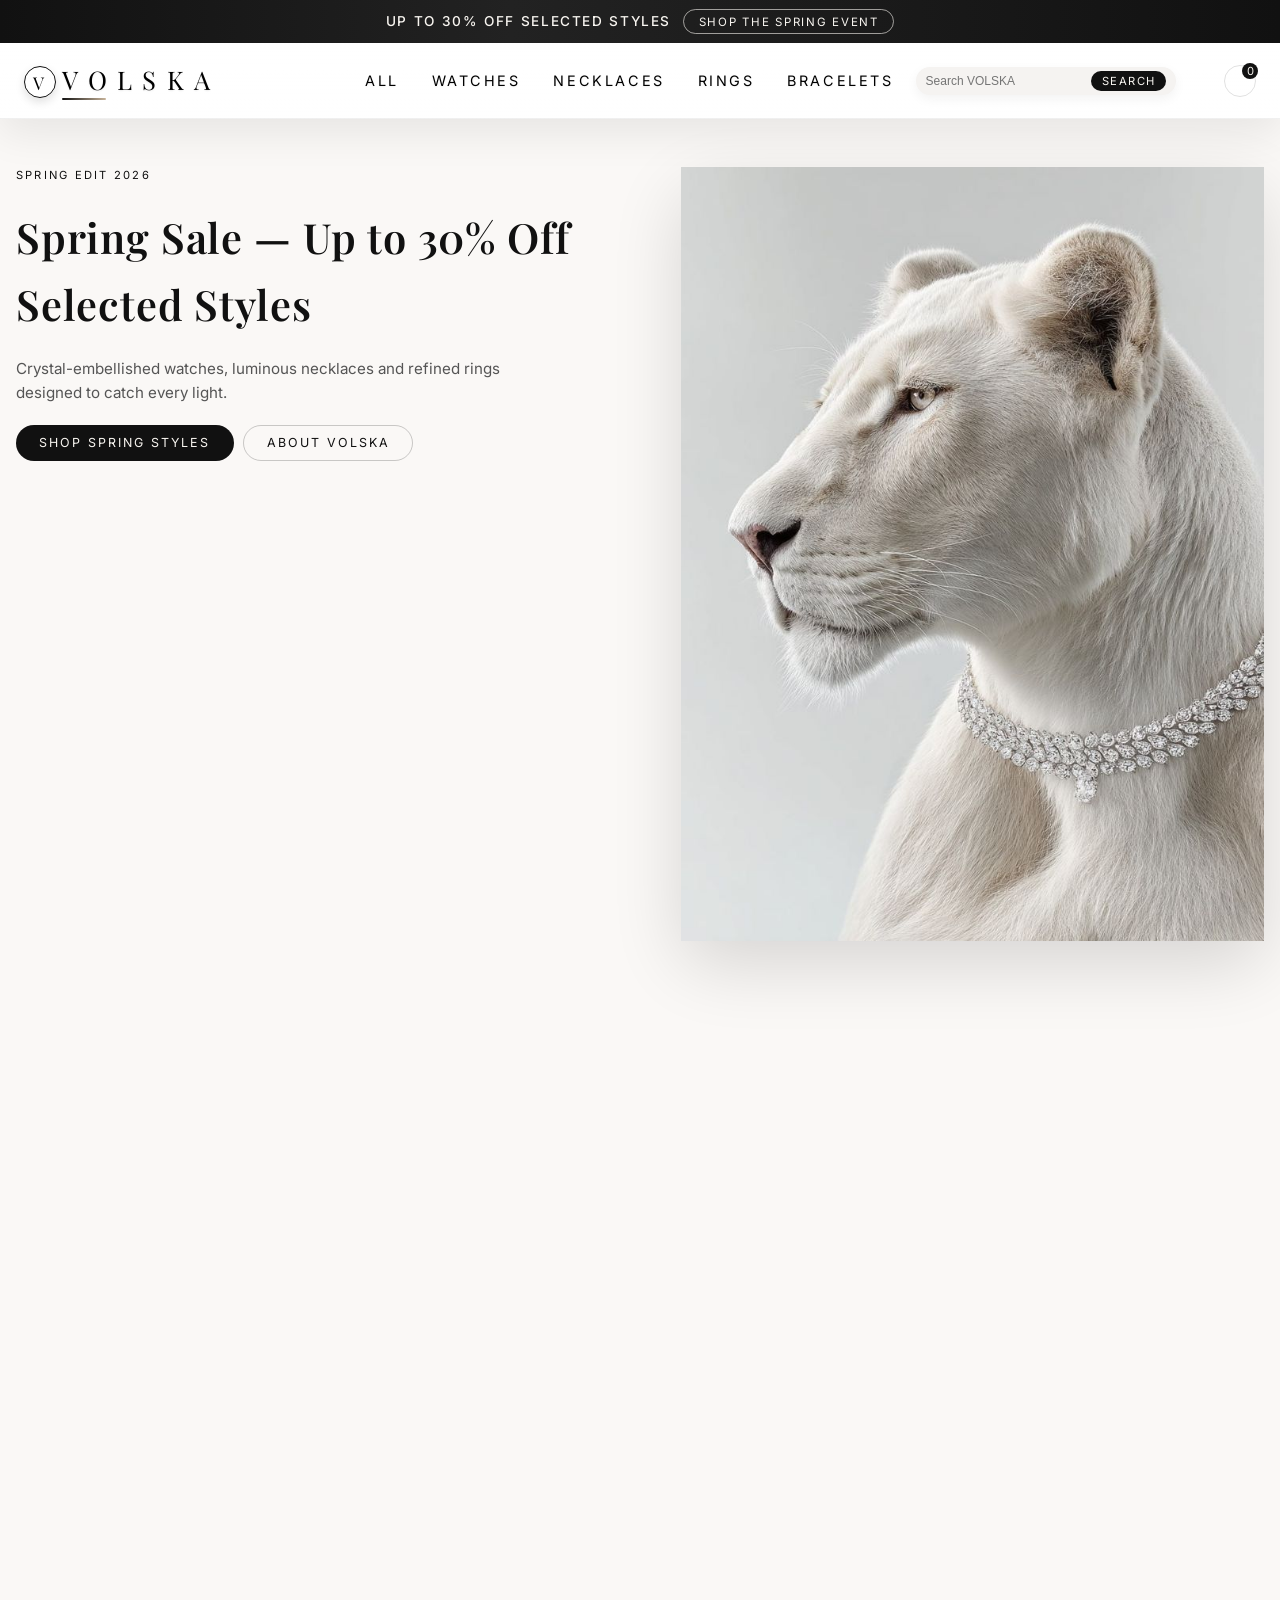
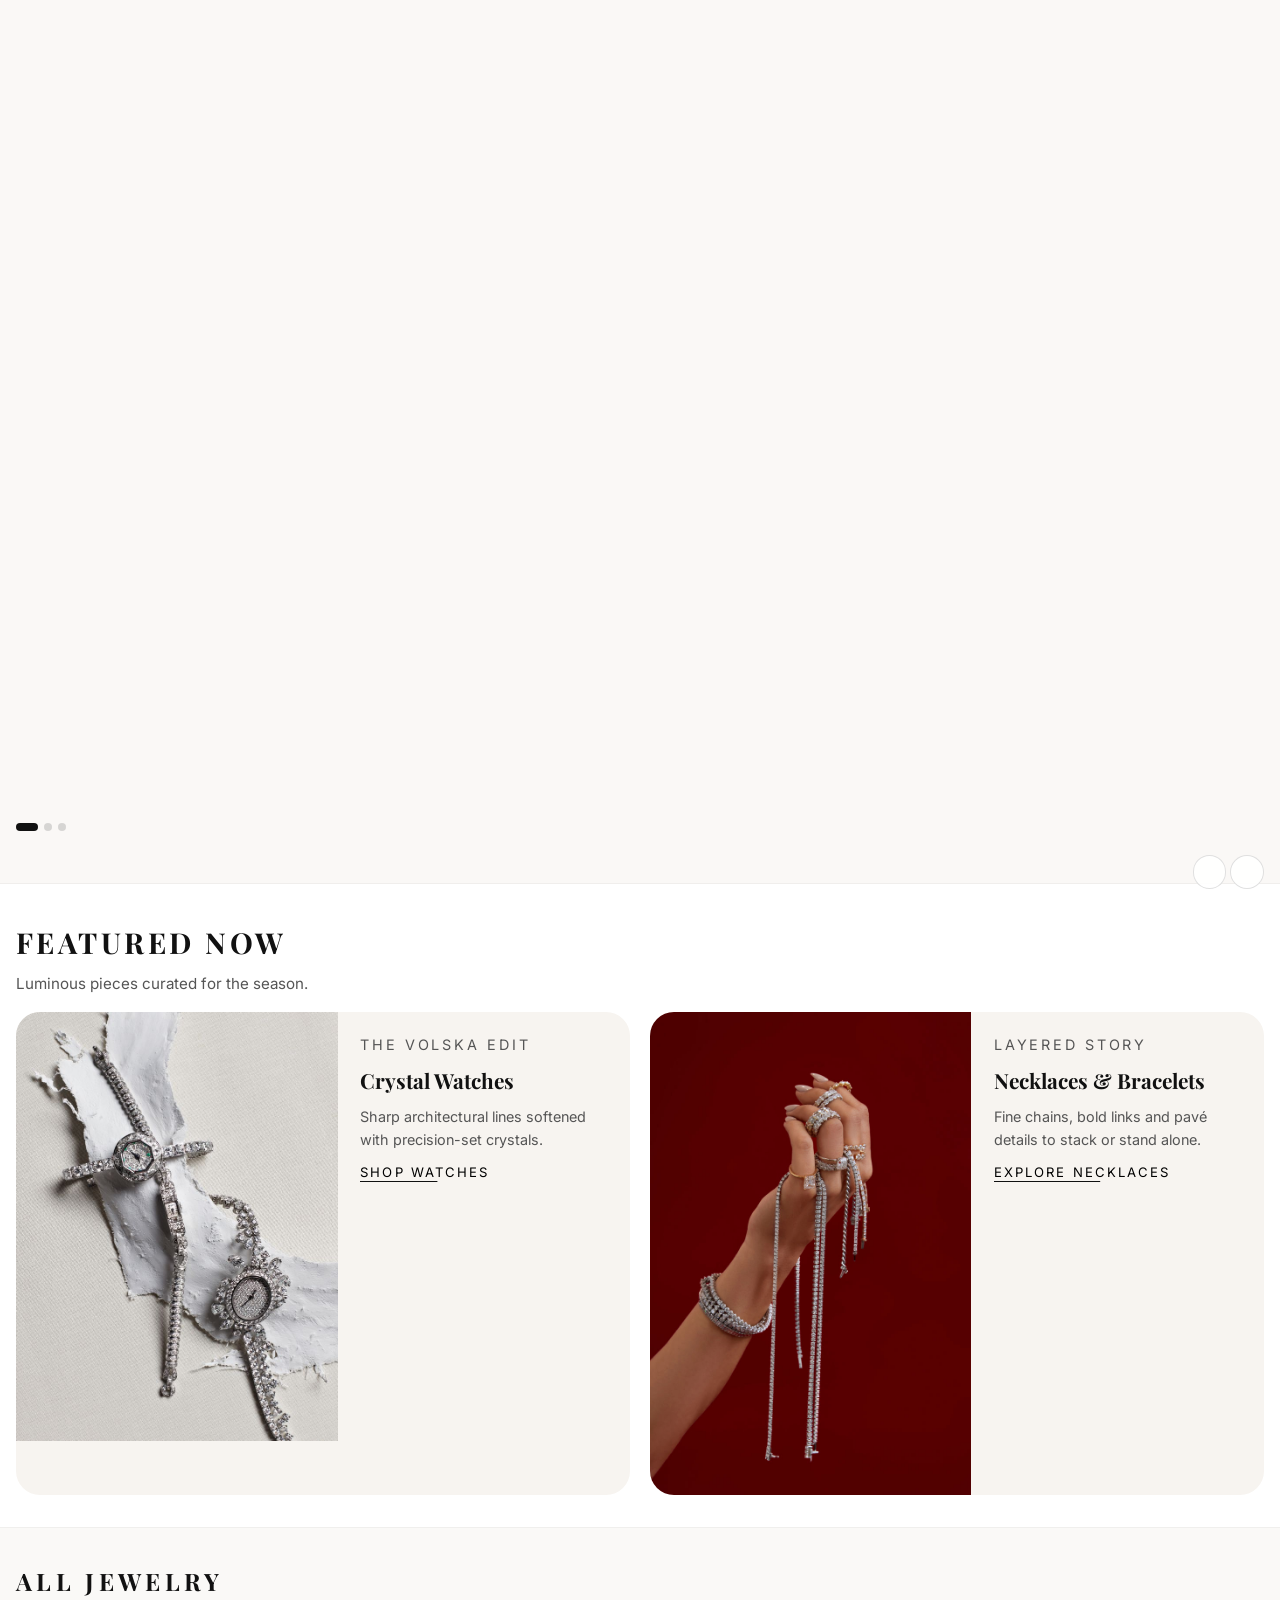
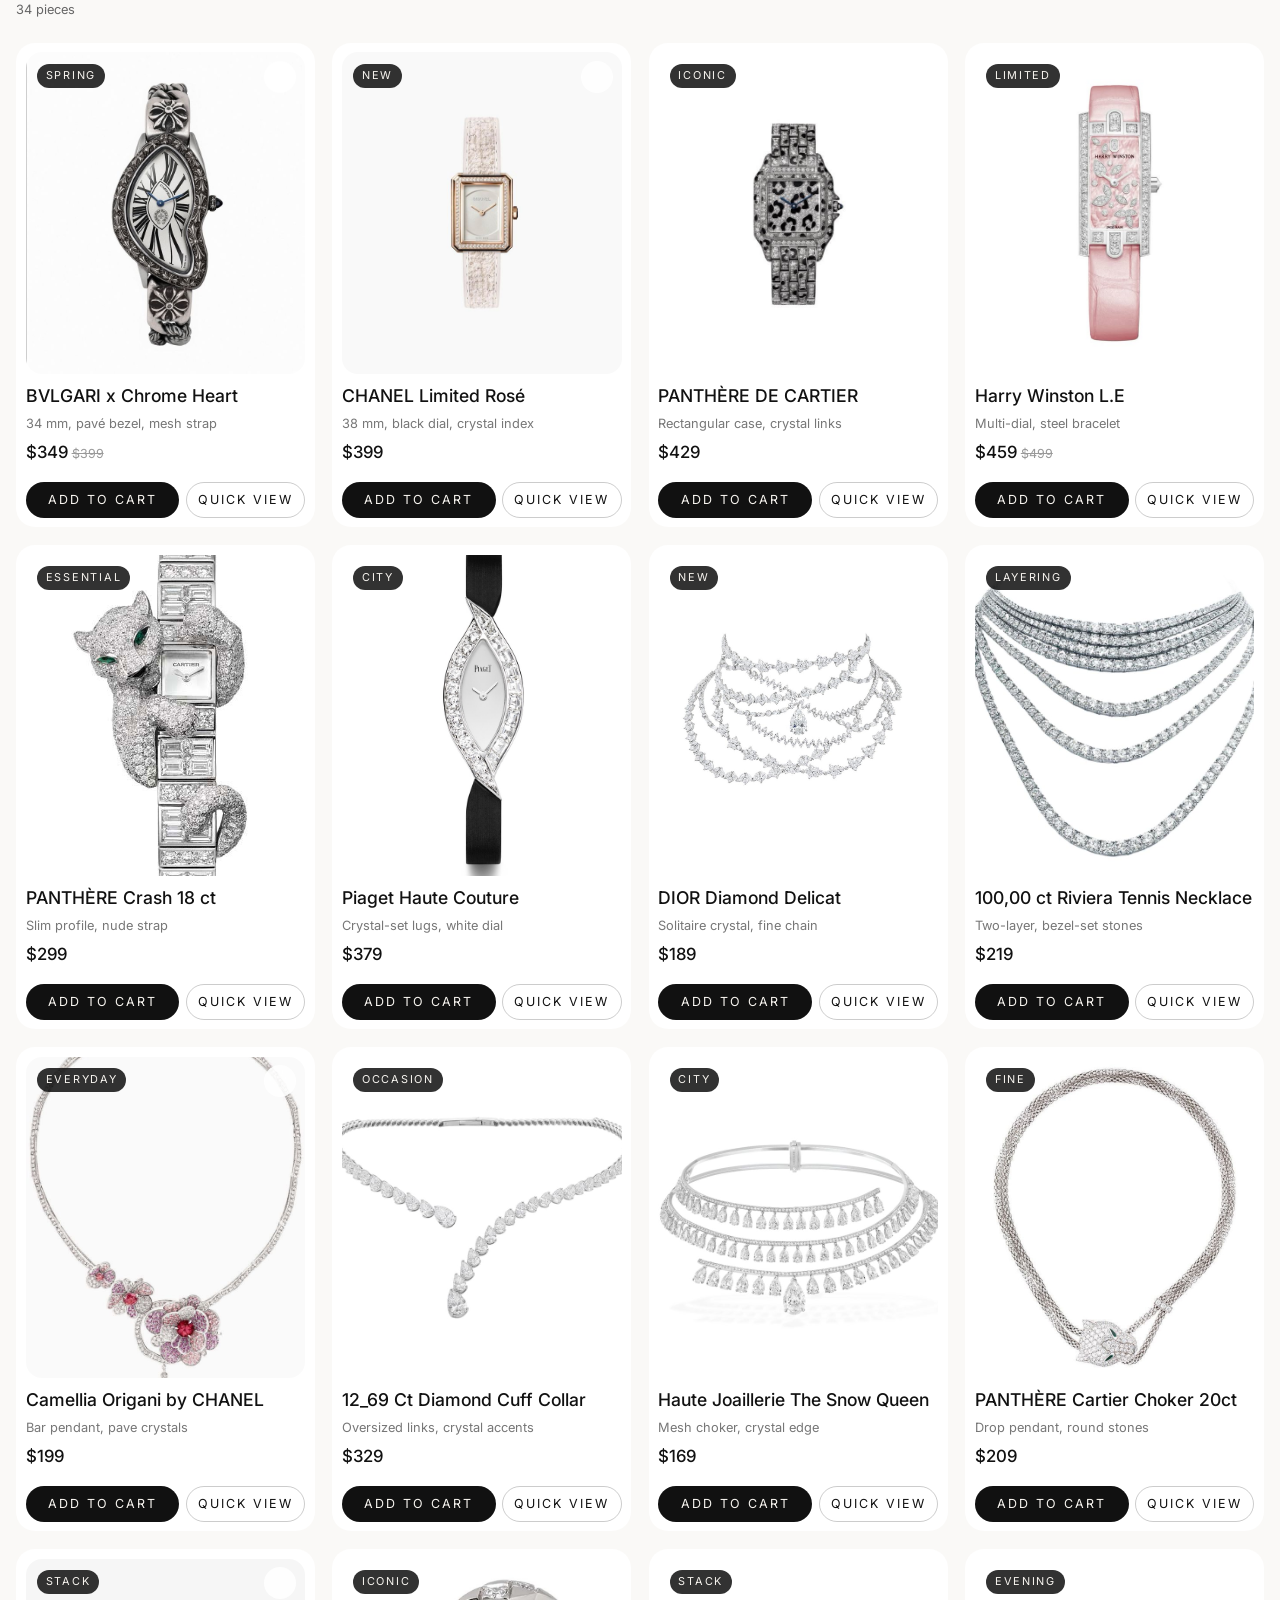
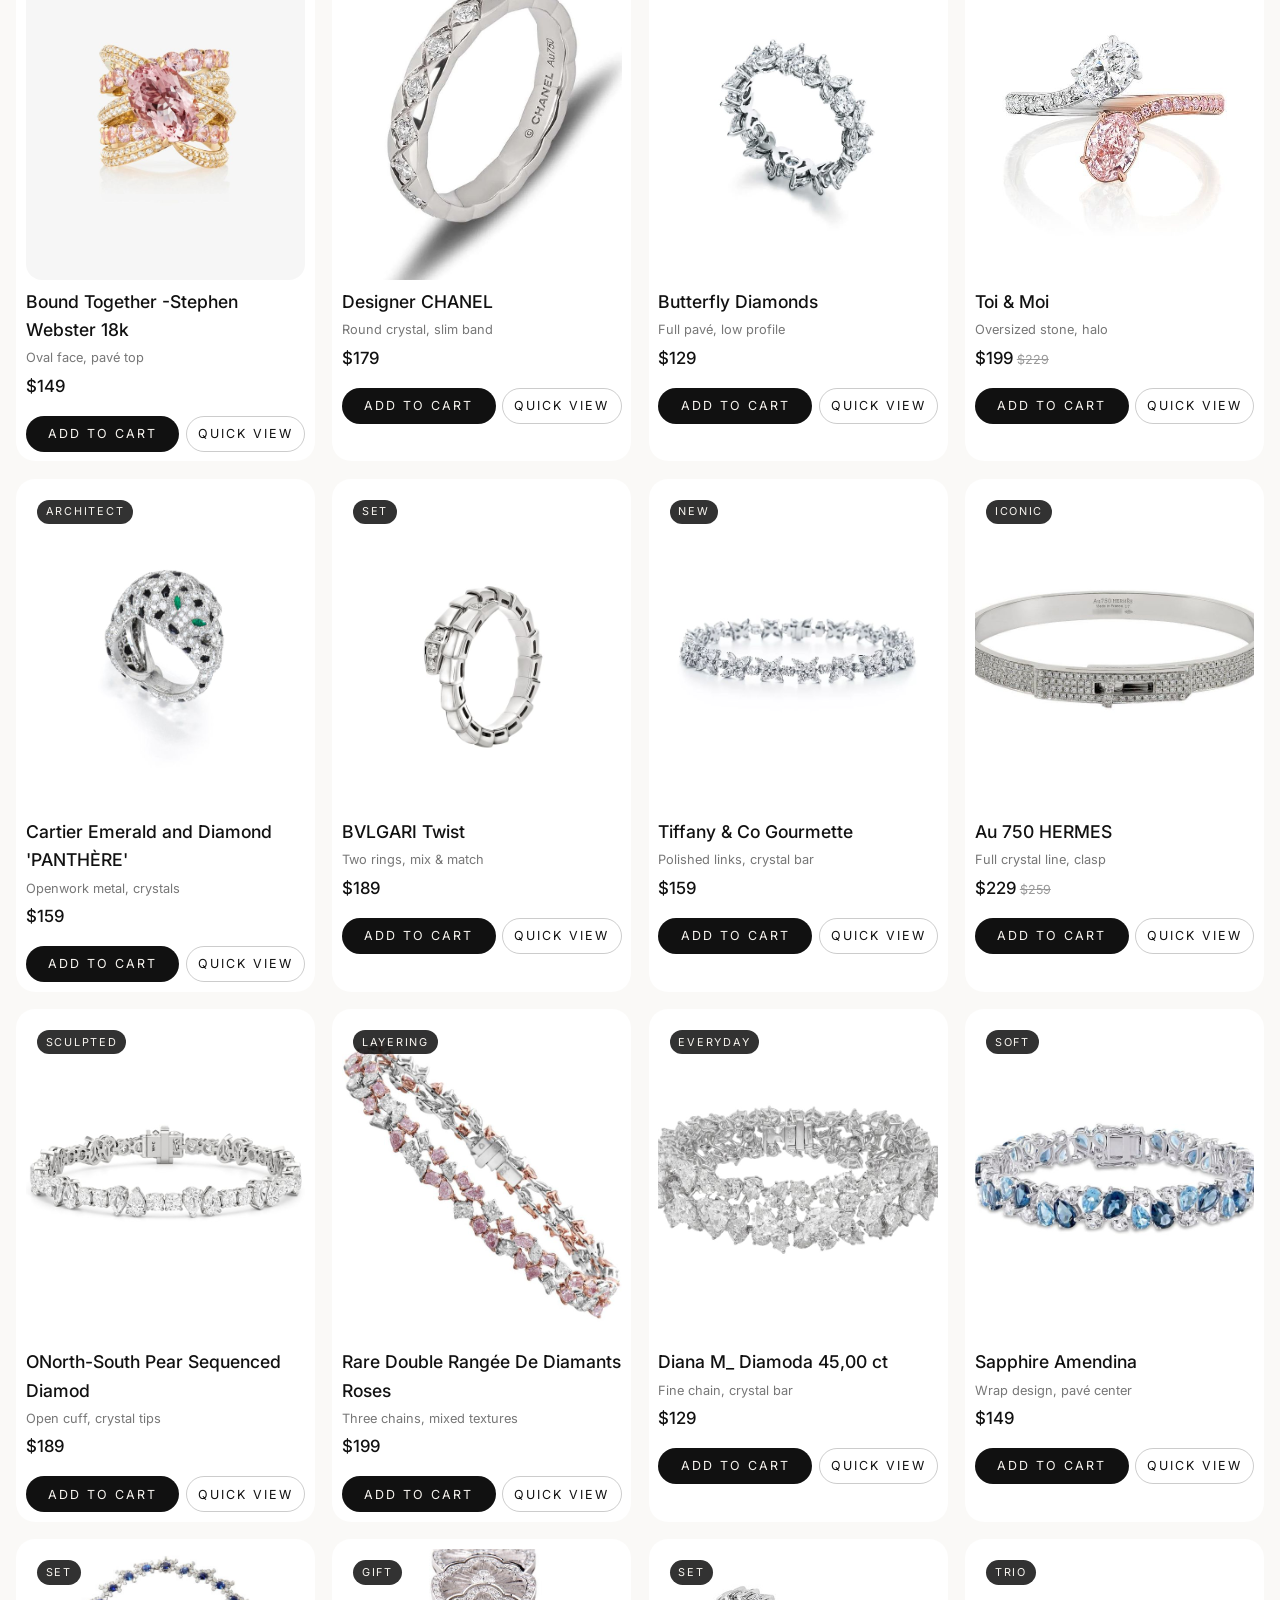
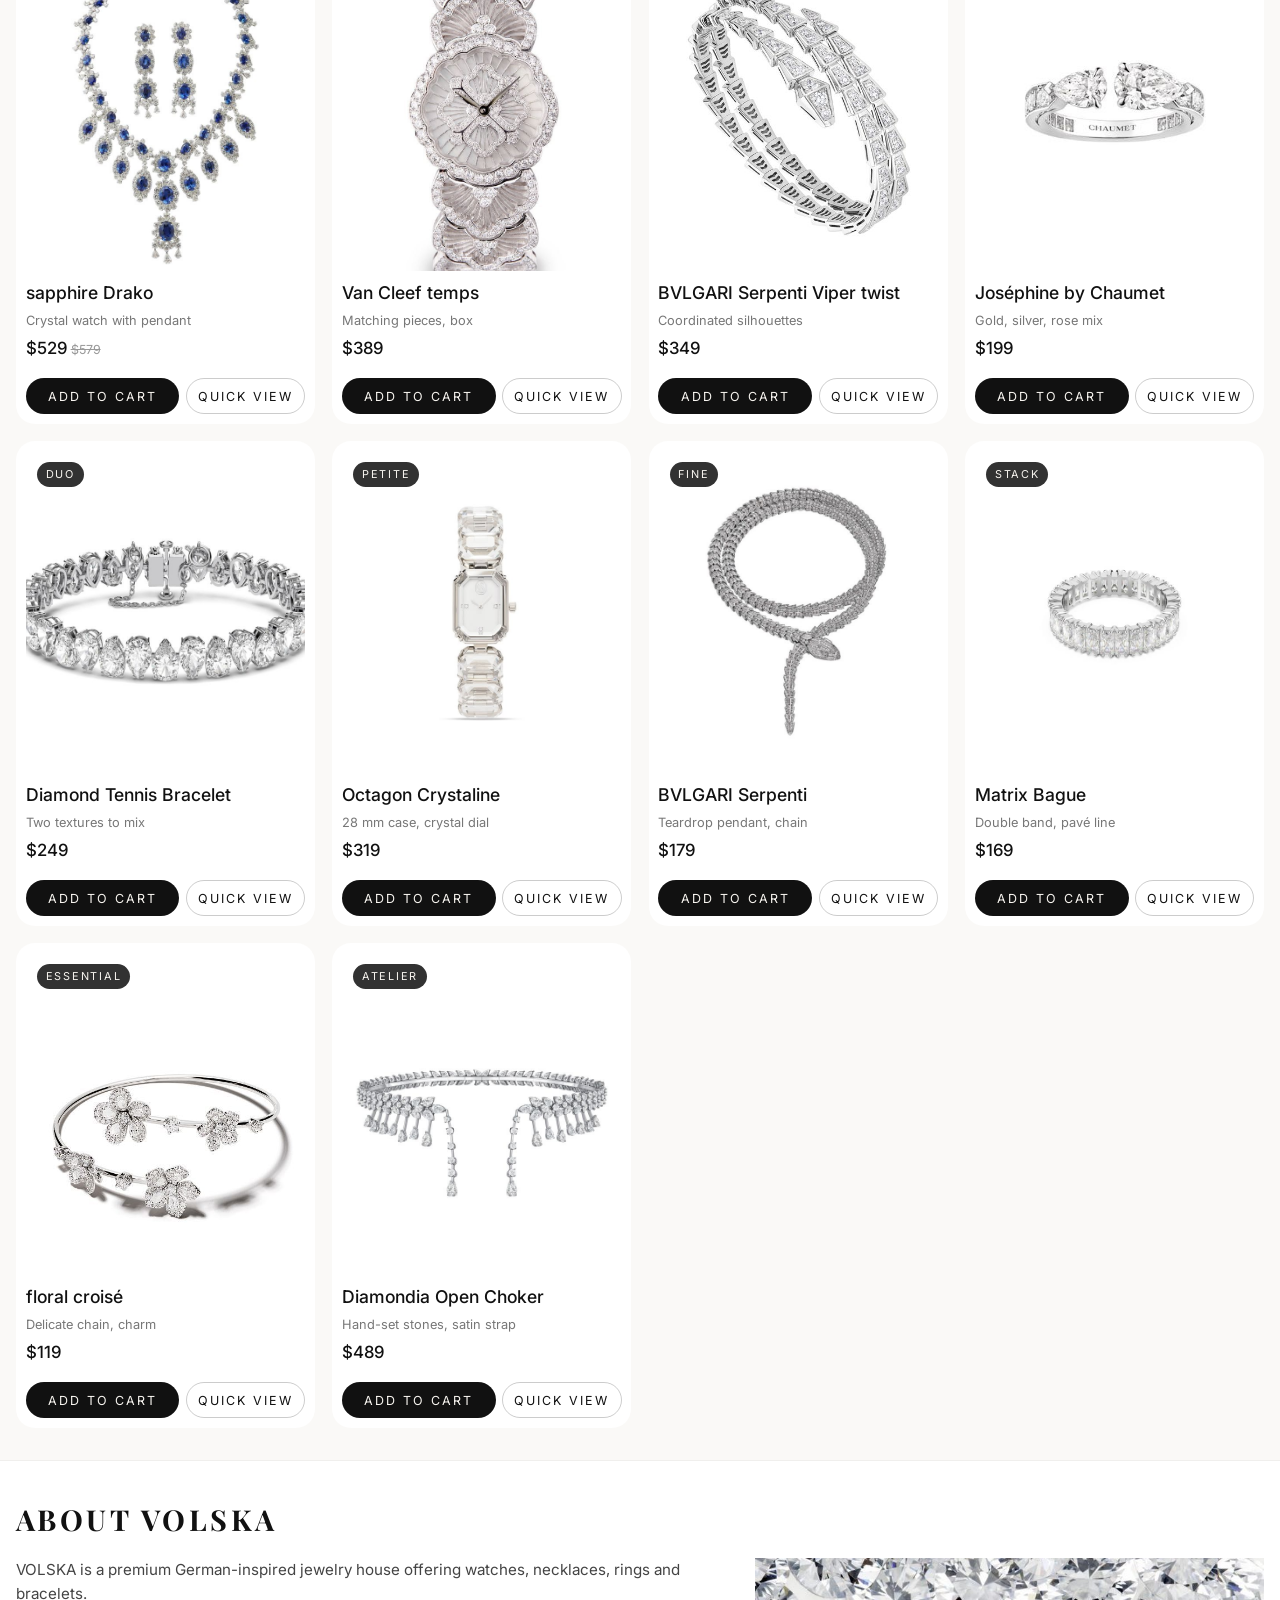
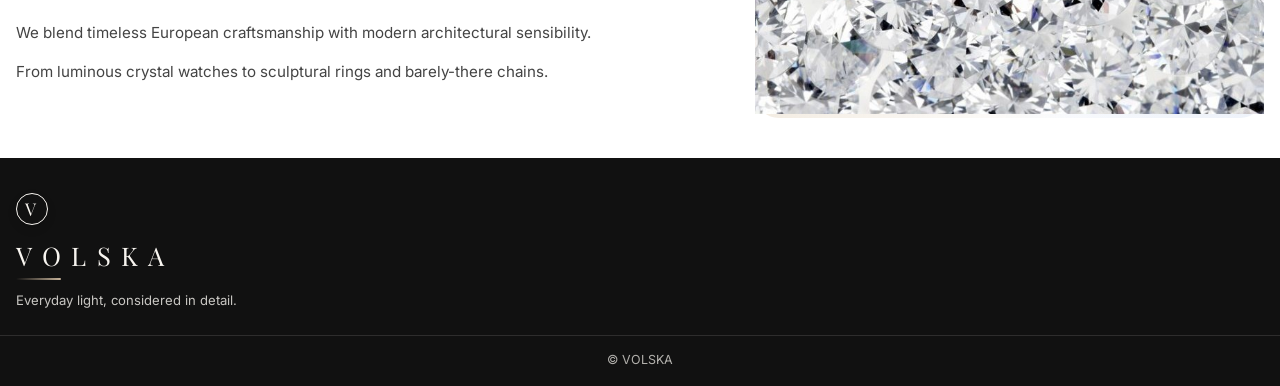
<file: index.html>
<!doctype html>
<html lang="en">
  <head>
    <meta charset="UTF-8" />
    <meta name="viewport" content="width=device-width, initial-scale=1.0" />
    <title>VOLSKA | Premium Jewelry & Watches</title>

    <link rel="stylesheet" href="css/styles.css" />

    <link rel="preconnect" href="https://fonts.googleapis.com" />
    <link rel="preconnect" href="https://fonts.gstatic.com" crossorigin />

    <link
      href="https://fonts.googleapis.com/css2?family=Playfair+Display:wght@500;600&family=Inter:wght@300;400;500;600&display=swap"
      rel="stylesheet"
    />
  </head>

  <body>
    <!-- Promo -->
    <div class="promo-banner">
      <span>Up to 30% OFF Selected Styles</span>
      <button class="promo-cta" data-scroll-to="#catalog">
        Shop the spring event
      </button>
    </div>

    <!-- Header -->
    <header class="site-header">
      <div class="header-inner">
        <button class="mobile-menu-toggle"><span></span><span></span></button>

        <button class="brand" id="brand-home">
          <span class="brand-mark">V</span>
          <span class="brand-word">VOLSKA</span>
        </button>

        <nav class="primary-nav">
          <button class="nav-link" data-filter-category="all">All</button>
          <button class="nav-link" data-filter-category="watches">
            Watches
          </button>
          <button class="nav-link" data-filter-category="necklaces">
            Necklaces
          </button>
          <button class="nav-link" data-filter-category="rings">Rings</button>
          <button class="nav-link" data-filter-category="bracelets">
            Bracelets
          </button>
        </nav>

        <div class="header-actions">
          <div class="search">
            <input
              id="search-input"
              type="search"
              placeholder="Search VOLSKA"
            />
            <button id="search-button">Search</button>
          </div>

          <button class="icon-button" id="wishlist-button">
            <span class="icon-heart"></span>
          </button>

          <button class="icon-button cart-button" id="cart-button">
            <span class="icon-bag"></span>
            <span class="cart-count" id="cart-count">0</span>
          </button>
        </div>
      </div>
    </header>

    <main>
      <!-- HERO -->
      <section class="hero">
        <div class="hero-carousel" id="hero-carousel">
          <!-- SLIDE 1 -->
          <article class="hero-slide is-active">
            <div class="hero-copy">
              <p class="eyebrow">Spring Edit 2026</p>

              <h1>Spring Sale — Up to 30% Off Selected Styles</h1>

              <p class="hero-subtitle">
                Crystal-embellished watches, luminous necklaces and refined
                rings designed to catch every light.
              </p>

              <div class="hero-actions">
                <button class="btn-primary" data-scroll-to="#catalog">
                  Shop Spring Styles
                </button>

                <button class="btn-ghost" data-scroll-to="#about">
                  About VOLSKA
                </button>
              </div>
            </div>

            <div class="hero-visual">
              <img src="images/télécharger (43).jpg" />
            </div>
          </article>

          <!-- SLIDE 2 -->
          <article class="hero-slide">
            <div class="hero-copy">
              <p class="eyebrow">Signature Crystals</p>

              <h1>Signature Light, Defined by VOLSKA</h1>

              <p class="hero-subtitle">
                Timeless silhouettes with a modern German edge, crafted for
                everyday brilliance.
              </p>

              <div class="hero-actions">
                <button class="btn-primary" data-filter-category="necklaces">
                  Shop Necklaces
                </button>

                <button class="btn-ghost" data-filter-category="rings">
                  Explore Rings
                </button>
              </div>
            </div>

            <div class="hero-visual">
              <img src="images/tail.jpg" />
            </div>
          </article>

          <!-- SLIDE 3 -->
          <article class="hero-slide">
            <div class="hero-copy">
              <p class="eyebrow">City Lights</p>

              <h1>VOLSKA Watches for After Dark</h1>

              <p class="hero-subtitle">
                Minimal dials, crystal bezels and interchangeable straps for
                every moment.
              </p>

              <div class="hero-actions">
                <button class="btn-primary" data-filter-category="watches">
                  Shop Watches
                </button>

                <button class="btn-ghost" data-scroll-to="#catalog">
                  View All Jewelry
                </button>
              </div>
            </div>

            <div class="hero-visual">
              <img src="images/télécharger (41).jpg" />
            </div>
          </article>

          <div class="hero-controls">
            <button class="hero-prev"></button>
            <button class="hero-next"></button>
          </div>

          <div class="hero-dots" id="hero-dots"></div>
        </div>
      </section>

      <!-- FEATURED -->
      <section class="featured-section" id="featured">
        <header class="section-header">
          <h2>Featured Now</h2>
          <p>Luminous pieces curated for the season.</p>
        </header>

        <div class="featured-grid">
          <article class="featured-card">
            <div class="featured-media">
              <img src="images/Up to the Minute.jpg" alt="img" />
            </div>

            <div class="featured-copy">
              <p class="eyebrow">The VOLSKA Edit</p>

              <h3>Crystal Watches</h3>

              <p>
                Sharp architectural lines softened with precision-set crystals.
              </p>

              <button class="text-link" data-filter-category="watches">
                Shop watches
              </button>
            </div>
          </article>

          <article class="featured-card">
            <div class="featured-media">
              <img src="images/Armour in Diamonds.jpg" />
            </div>

            <div class="featured-copy">
              <p class="eyebrow">Layered Story</p>

              <h3>Necklaces & Bracelets</h3>

              <p>
                Fine chains, bold links and pavé details to stack or stand
                alone.
              </p>

              <button class="text-link" data-filter-category="necklaces">
                Explore necklaces
              </button>
            </div>
          </article>
        </div>
      </section>

      <!-- CATALOG -->
      <section class="catalog" id="catalog">
        <header class="catalog-header">
          <div class="catalog-title-group">
            <h2>All Jewelry</h2>
            <p class="catalog-count" id="catalog-count">35 pieces</p>
          </div>
        </header>

        <div class="products-grid" id="products-grid"></div>

        <div class="products-swipe" id="products-swipe">
          <button class="swipe-nav prev" id="swipe-prev"></button>

          <div class="swipe-track">
            <div class="swipe-item-container" id="swipe-item-container"></div>
          </div>

          <button class="swipe-nav next" id="swipe-next"></button>

          <div class="swipe-indicator" id="swipe-indicator"></div>
        </div>
      </section>

      <!-- ABOUT -->
      <section class="about" id="about">
        <header class="section-header">
          <h2>About VOLSKA</h2>
        </header>

        <div class="about-layout">
          <div class="about-copy">
            <p>
              VOLSKA is a premium German-inspired jewelry house offering
              watches, necklaces, rings and bracelets.
            </p>

            <p>
              We blend timeless European craftsmanship with modern architectural
              sensibility.
            </p>

            <p>
              From luminous crystal watches to sculptural rings and barely-there
              chains.
            </p>
          </div>

          <div class="about-media">
            <img src="images/télécharger (46).jpg" />
          </div>
        </div>
      </section>
    </main>

    <footer class="site-footer">
      <div class="footer-top">
        <div class="footer-brand">
          <span class="brand-mark">V</span>
          <span class="brand-word">VOLSKA</span>
          <p>Everyday light, considered in detail.</p>
        </div>
      </div>

      <div class="footer-bottom">
        <span>© VOLSKA</span>
      </div>
    </footer>

    <script src="js/script.js"></script>
  </body>
</html>
</file>
<file: css/styles.css>
*,
*::before,
*::after {
  box-sizing: border-box;
  margin: 0;
  padding: 0;
}

html {
  scroll-behavior: smooth;
}

body {
  font-family:
    "Inter",
    system-ui,
    -apple-system,
    BlinkMacSystemFont,
    "Segoe UI",
    sans-serif;
  color: #111;
  background-color: #ffffff;
  line-height: 1.6;
}

img {
  max-width: 100%;
  display: block;
}

button {
  font-family: inherit;
}

a {
  color: inherit;
  text-decoration: none;
}

/* Top promo banner */
.promo-banner {
  position: sticky;
  top: 0;
  z-index: 50;
  display: flex;
  align-items: center;
  justify-content: center;
  padding: 0.55rem 1rem;
  background: linear-gradient(90deg, #111 0%, #222 40%, #111 100%);
  color: #f8f5f0;
  gap: 0.75rem;
  font-size: 0.85rem;
  letter-spacing: 0.12em;
  text-transform: uppercase;
}

.promo-banner span {
  font-weight: 500;
}

.promo-cta {
  border: 1px solid rgba(248, 245, 240, 0.6);
  background: transparent;
  color: #f8f5f0;
  padding: 0.3rem 0.9rem;
  border-radius: 999px;
  font-size: 0.72rem;
  letter-spacing: 0.15em;
  text-transform: uppercase;
  cursor: pointer;
  transition:
    background 0.18s ease-out,
    color 0.18s ease-out,
    transform 0.15s ease-out;
}

.promo-cta:hover {
  background: #f8f5f0;
  color: #111;
  transform: translateY(-1px);
}

.promo-cta:active {
  transform: translateY(0);
}

/* Header */
.site-header {
  position: sticky;
  top: 2.1rem;
  z-index: 40;
  background: linear-gradient(
    to bottom,
    rgba(255, 255, 255, 0.98),
    rgba(255, 255, 255, 0.9)
  );
  backdrop-filter: blur(16px);
  border-bottom: 1.5px solid rgba(0, 0, 0, 0.06);
  box-shadow: 0 14px 40px rgba(0, 0, 0, 0.08);
}

.header-inner {
  max-width: 1400px;
  margin: 0 auto;
  padding: 1.15rem 1.5rem;
  display: flex;
  align-items: center;
  gap: 0.75rem;
}

.brand {
  display: flex;
  align-items: baseline;
  gap: 0.35rem;
  margin-right: auto;
  border: none;
  background: transparent;
  padding: 0;
  cursor: pointer;
}

.brand-mark {
  width: 2rem;
  height: 2rem;
  border-radius: 50%;
  border: 1.5px solid #111;
  box-shadow: 0 4px 10px rgba(0, 0, 0, 0.12);
  display: inline-flex;
  align-items: center;
  justify-content: center;
  font-family: "Playfair Display", serif;
  font-size: 1.1rem;
  letter-spacing: 0.12em;
}

.brand-word {
  font-family: "Playfair Display", serif;
  font-size: 1.6rem;
  letter-spacing: 0.4em;
  text-transform: uppercase;
  text-shadow: 0 1px 2px rgba(0, 0, 0, 0.08);
}

.brand-word::after {
  content: "";
  display: block;
  margin-top: 0.15rem;
  width: 2.8rem;
  height: 2px;
  background: linear-gradient(90deg, #111, #c7b39a);
  border-radius: 999px;
}

.mobile-menu-toggle {
  border: none;
  background: transparent;
  padding: 0.25rem;
  display: inline-flex;
  flex-direction: column;
  gap: 0.22rem;
  cursor: pointer;
}

.mobile-menu-toggle span {
  width: 1.3rem;
  height: 1px;
  background: #111;
}

.primary-nav {
  display: none;
  gap: 0.75rem;
}

.nav-link {
  border: none;
  background: transparent;
  font-size: 0.9rem;
  text-transform: uppercase;
  letter-spacing: 0.18em;
  padding: 0.35rem 0.65rem;
  border-radius: 999px;
  cursor: pointer;
  transition:
    background 0.15s ease-out,
    color 0.15s ease-out;
  text-shadow: 0 1px 2px rgba(0, 0, 0, 0.06);
}

.nav-link:hover {
  background: #111;
  color: #f8f5f0;
}

.header-actions {
  display: flex;
  align-items: center;
  gap: 0.5rem;
}

.search {
  display: flex;
  align-items: center;
  gap: 0.35rem;
  padding: 0.25rem 0.6rem;
  border-radius: 999px;
  background: #f5f3f1;
  box-shadow: 0 4px 12px rgba(0, 0, 0, 0.05);
}

.search input {
  border: none;
  background: transparent;
  font-size: 0.75rem;
  width: 7rem;
}

.search input:focus {
  outline: none;
}

.search button {
  border: none;
  background: #111;
  color: #f8f5f0;
  font-size: 0.7rem;
  padding: 0.2rem 0.65rem;
  border-radius: 999px;
  text-transform: uppercase;
  letter-spacing: 0.14em;
  cursor: pointer;
}

.icon-button {
  border: none;
  background: transparent;
  display: inline-flex;
  align-items: center;
  justify-content: center;
  width: 2rem;
  height: 2rem;
  border-radius: 999px;
  cursor: pointer;
  position: relative;
  transition:
    background 0.15s ease-out,
    transform 0.1s ease-out;
}

.icon-button:hover {
  background: #f5f3f1;
}

.icon-button:active {
  transform: scale(0.97);
}

.icon-heart,
.icon-bag {
  width: 1rem;
  height: 1rem;
  border-radius: 0;
  border: none;
}

.cart-button {
  border: 1px solid rgba(0, 0, 0, 0.12);
}

.cart-count {
  position: absolute;
  top: -0.2rem;
  right: -0.2rem;
  min-width: 1rem;
  height: 1rem;
  border-radius: 999px;
  background: #111;
  color: #f8f5f0;
  font-size: 0.7rem;
  display: inline-flex;
  align-items: center;
  justify-content: center;
}

/* Hero */
.hero {
  border-bottom: 1px solid rgba(0, 0, 0, 0.04);
  background: #faf8f6;
}

.hero-carousel {
  max-width: 1400px;
  margin: 0 auto;
  padding: 2.5rem 1rem 2.75rem;
  position: relative;
}

.hero-slide {
  display: grid;
  grid-template-columns: minmax(0, 1.3fr);
  gap: 1.5rem;
  align-items: stretch;
  opacity: 0;
  transform: translateX(8px);
  pointer-events: none;
  transition:
    opacity 0.4s ease-out,
    transform 0.4s ease-out;
}

.hero-slide.is-active {
  opacity: 1;
  transform: translateX(0);
  pointer-events: auto;
}

.hero-copy {
  display: flex;
  flex-direction: column;
  gap: 1.2rem;
}

.eyebrow {
  font-size: 0.7rem;
  text-transform: uppercase;
  letter-spacing: 0.2em;
}

.hero h1 {
  font-family: "Playfair Display", serif;
  font-weight: 600;
  font-size: clamp(2.1rem, 3.2vw + 0.5rem, 3rem);
  letter-spacing: 0.02em;
}

.hero-subtitle {
  font-size: 0.95rem;
  color: #555;
  max-width: 32rem;
}

.hero-actions {
  display: flex;
  flex-wrap: wrap;
  gap: 0.6rem;
}

.btn-primary,
.btn-ghost {
  border-radius: 999px;
  padding: 0.6rem 1.4rem;
  font-size: 0.78rem;
  border: 1px solid transparent;
  text-transform: uppercase;
  letter-spacing: 0.16em;
  cursor: pointer;
  transition:
    background 0.18s ease-out,
    color 0.18s ease-out,
    border-color 0.18s ease-out,
    transform 0.1s ease-out;
}

.btn-primary {
  background: #111;
  color: #f8f5f0;
}

.btn-primary:hover {
  background: #000;
  transform: translateY(-1px);
}

.btn-primary:active,
.btn-ghost:active {
  transform: translateY(0);
}

.btn-ghost {
  background: transparent;
  color: #111;
  border-color: rgba(0, 0, 0, 0.2);
}

.btn-ghost:hover {
  background: #111;
  color: #f8f5f0;
}

.hero-visual {
  border-radius: 1.75rem;
  min-height: 10rem;
  background-size: cover;
  background-position: center;
  background-repeat: no-repeat;
  box-shadow: 0 24px 70px rgba(0, 0, 0, 0.14);
}

.hero-visual-1 {
  background-image:
    linear-gradient(135deg, rgba(0, 0, 0, 0.35), rgba(0, 0, 0, 0)),
    radial-gradient(circle at 10% 20%, #f4e9d7, transparent 56%),
    radial-gradient(circle at 80% 80%, #f3d6c2, transparent 52%);
}

.hero-visual-2 {
  background-image:
    linear-gradient(135deg, rgba(0, 0, 0, 0.3), rgba(0, 0, 0, 0)),
    radial-gradient(circle at 0% 100%, #f3f0ff, transparent 55%),
    radial-gradient(circle at 100% 0%, #f7e2ff, transparent 55%);
}

.hero-visual-3 {
  background-image:
    linear-gradient(135deg, rgba(0, 0, 0, 0.45), rgba(0, 0, 0, 0)),
    radial-gradient(circle at 50% 0%, #dde7ff, transparent 60%),
    radial-gradient(circle at 90% 100%, #f4e6d3, transparent 60%);
}

.hero-controls {
  position: absolute;
  inset: auto 1rem -0.4rem auto;
  display: flex;
  gap: 0.25rem;
}

.hero-prev,
.hero-next {
  border-radius: 999px;
  border: 1px solid rgba(0, 0, 0, 0.12);
  width: 2.1rem;
  height: 2.1rem;
  background: rgba(255, 255, 255, 0.9);
  cursor: pointer;
}

.hero-dots {
  display: flex;
  gap: 0.35rem;
  margin-top: 1.5rem;
}

.hero-dots button {
  width: 0.5rem;
  height: 0.5rem;
  border-radius: 999px;
  border: none;
  background: rgba(0, 0, 0, 0.14);
  cursor: pointer;
  transition:
    background 0.18s ease-out,
    width 0.18s ease-out;
}

.hero-dots button.is-active {
  width: 1.4rem;
  background: #111;
}

/* Featured */
.section-header {
  max-width: 1400px;
  margin: 0 auto;
  padding: 2.2rem 1rem 1rem;
}

.section-header h2 {
  font-family: "Playfair Display", serif;
  font-size: 1.8rem;
  letter-spacing: 0.12em;
  text-transform: uppercase;
}

.section-header p {
  font-size: 0.95rem;
  color: #555;
  margin-top: 0.45rem;
}

.featured-section {
  background: #ffffff;
}

.featured-grid {
  max-width: 1400px;
  margin: 0 auto;
  padding: 0 1rem 2rem;
  display: grid;
  grid-template-columns: repeat(2, minmax(0, 1fr));
  gap: 1.2rem;
}

.featured-card {
  border-radius: 1.5rem;
  overflow: hidden;
  background: #f7f4f0;
  display: grid;
  grid-template-columns: minmax(0, 1.2fr);
}

.featured-media {
  min-height: 10rem;
  background-size: cover;
  background-position: center;
}

.featured-media-1 {
  background-image:
    radial-gradient(circle at 10% 0%, #f4e7d4, transparent 60%),
    radial-gradient(circle at 90% 100%, #d1d8ff, transparent 60%);
}

.featured-media-2 {
  background-image:
    radial-gradient(circle at 0% 0%, #ffe9f4, transparent 60%),
    radial-gradient(circle at 100% 100%, #e7f0ff, transparent 60%);
}

.featured-copy {
  padding: 1.3rem 1.4rem 1.4rem;
  display: flex;
  flex-direction: column;
  gap: 0.5rem;
}

.featured-copy h3 {
  font-family: "Playfair Display", serif;
  font-size: 1.3rem;
}

.featured-copy p {
  font-size: 0.9rem;
  color: #555;
}

.text-link {
  border: none;
  background: transparent;
  align-self: flex-start;
  padding: 0;
  margin-top: 0.3rem;
  font-size: 0.82rem;
  letter-spacing: 0.16em;
  text-transform: uppercase;
  cursor: pointer;
  position: relative;
}

.text-link::after {
  content: "";
  position: absolute;
  left: 0;
  right: 0;
  bottom: -0.1rem;
  height: 1px;
  background: #111;
  transform-origin: left;
  transform: scaleX(0.6);
  transition: transform 0.2s ease-out;
}

.text-link:hover::after {
  transform: scaleX(1);
}

/* Catalog controls */
.catalog {
  background: #faf9f7;
  border-top: 1px solid rgba(0, 0, 0, 0.04);
  border-bottom: 1px solid rgba(0, 0, 0, 0.04);
}

.catalog-header {
  max-width: 1400px;
  margin: 0 auto;
  padding: 2.1rem 1rem 1.4rem;
  display: flex;
  flex-direction: column;
  gap: 1rem;
}

.catalog-title-group h2 {
  font-family: "Playfair Display", serif;
  font-size: 1.5rem;
  text-transform: uppercase;
  letter-spacing: 0.18em;
}

.catalog-count {
  font-size: 0.8rem;
  color: #666;
}

.catalog-controls {
  display: flex;
  flex-wrap: wrap;
  gap: 0.6rem;
  align-items: center;
  justify-content: space-between;
}

.filters {
  position: relative;
}

.filter-toggle {
  border-radius: 999px;
  border: 1px solid rgba(0, 0, 0, 0.16);
  background: #f5f3f1;
  padding: 0.4rem 1rem;
  font-size: 0.75rem;
  letter-spacing: 0.16em;
  text-transform: uppercase;
  cursor: pointer;
}

.filter-panel {
  position: absolute;
  margin-top: 0.35rem;
  left: 0;
  min-width: 220px;
  padding: 0.8rem 0.9rem;
  border-radius: 1rem;
  background: #ffffff;
  box-shadow: 0 18px 40px rgba(0, 0, 0, 0.12);
  display: none;
  flex-direction: column;
  gap: 0.6rem;
  z-index: 10;
}

.filter-panel.is-open {
  display: flex;
}

.filter-group {
  display: flex;
  flex-direction: column;
  gap: 0.28rem;
}

.filter-group label {
  font-size: 0.72rem;
  letter-spacing: 0.16em;
  text-transform: uppercase;
  color: #777;
}

.filter-group select {
  border-radius: 999px;
  border: 1px solid rgba(0, 0, 0, 0.12);
  padding: 0.35rem 0.55rem;
  font-size: 0.8rem;
  background: #faf9f7;
}

.range-group input[type="range"] {
  width: 100%;
}

.range-value {
  font-size: 0.75rem;
  color: #555;
}

.sort {
  display: flex;
  align-items: center;
  gap: 0.35rem;
}

.sort-label {
  font-size: 0.72rem;
  text-transform: uppercase;
  letter-spacing: 0.16em;
}

.sort select {
  border-radius: 999px;
  border: 1px solid rgba(0, 0, 0, 0.12);
  padding: 0.35rem 0.7rem;
  font-size: 0.8rem;
  background: #ffffff;
}

.view-toggle {
  display: inline-flex;
  border-radius: 999px;
  background: #f0eeec;
  padding: 0.15rem;
}

.view-toggle-btn {
  border-radius: 999px;
  border: none;
  padding: 0.35rem 0.95rem;
  font-size: 0.74rem;
  letter-spacing: 0.16em;
  text-transform: uppercase;
  cursor: pointer;
  background: transparent;
}

.view-toggle-btn.is-active {
  background: #ffffff;
}

/* Products grid */
.products-grid {
  max-width: 1400px;
  margin: 0 auto;
  padding: 0 1rem 2rem;
  display: grid;
  grid-template-columns: repeat(2, minmax(0, 1fr));
  gap: 1.1rem;
}

.product-card {
  background: #ffffff;
  border-radius: 1.2rem;
  padding: 0.6rem;
  display: flex;
  flex-direction: column;
  gap: 0.5rem;
  position: relative;
  overflow: hidden;
  cursor: pointer;
  transition:
    box-shadow 0.16s ease-out,
    transform 0.16s ease-out;
}

.product-card:hover {
  transform: translateY(-2px);
  box-shadow: 0 18px 35px rgba(0, 0, 0, 0.08);
}

.product-media {
  position: relative;
  border-radius: 1rem;
  padding-top: 115%;
  overflow: hidden;
  background:
    radial-gradient(circle at 0% 0%, #f4ede4, transparent 60%),
    radial-gradient(circle at 100% 100%, #e2e9f7, transparent 60%);
}
.product-media > img {
  position: absolute;
  inset: 0;
  width: 100%;
  height: 100%;
  object-fit: cover;
}

.product-tag {
  position: absolute;
  top: 0.7rem;
  left: 0.7rem;
  padding: 0.22rem 0.55rem;
  border-radius: 999px;
  font-size: 0.68rem;
  text-transform: uppercase;
  letter-spacing: 0.16em;
  background: rgba(17, 17, 17, 0.86);
  color: #f8f5f0;
}

.wishlist-button {
  position: absolute;
  top: 0.55rem;
  right: 0.55rem;
  border-radius: 999px;
  width: 2rem;
  height: 2rem;
  border: none;
  background: rgba(255, 255, 255, 0.9);
  cursor: pointer;
}

.wishlist-button.is-active {
  background: #111;
}

.product-info {
  display: flex;
  flex-direction: column;
  gap: 0.25rem;
}

.product-name {
  font-size: 1.1rem;
  font-weight: 500;
}

.product-meta {
  font-size: 0.8rem;
  color: #777;
}

.product-price-row {
  display: flex;
  align-items: baseline;
  gap: 0.25rem;
}

.product-price {
  font-size: 1.05rem;
  font-weight: 500;
}

.product-price-original {
  font-size: 0.78rem;
  color: #999;
  text-decoration: line-through;
}

.product-actions {
  display: flex;
  align-items: center;
  justify-content: space-between;
  gap: 0.4rem;
  margin-top: 0.5rem;
}

.product-actions .btn-primary {
  flex: 1;
  padding-inline: 0.7rem;
}

.product-actions .btn-ghost {
  padding-inline: 0.7rem;
}

/* Swipe view */
.products-swipe {
  max-width: 1200px;
  margin: 0 auto;
  padding: 0 0 2.3rem;
  display: none;
  align-items: center;
  gap: 0.4rem;
}

.products-swipe.is-active {
  display: flex;
}

.swipe-track {
  flex: 1;
  overflow: hidden;
}

.swipe-item-container {
  display: flex;
  transition: transform 0.3s ease-out;
}

.swipe-card {
  min-width: 100%;
  padding-inline: 1rem;
}

.swipe-nav {
  border-radius: 999px;
  border: 1px solid rgba(0, 0, 0, 0.16);
  background: #ffffff;
  width: 2.4rem;
  height: 2.4rem;
  cursor: pointer;
}

.swipe-indicator {
  position: absolute;
  left: 50%;
  transform: translateX(-50%);
  bottom: 1.1rem;
  display: flex;
  gap: 0.35rem;
}

.swipe-indicator span {
  width: 0.38rem;
  height: 0.38rem;
  border-radius: 999px;
  background: rgba(0, 0, 0, 0.18);
}

.swipe-indicator span.is-active {
  width: 0.9rem;
  background: #111;
}

/* About */
.about {
  background: #ffffff;
}

.about-layout {
  max-width: 1400px;
  margin: 0 auto;
  padding: 0 1rem 2.5rem;
  display: grid;
  grid-template-columns: minmax(0, 1.3fr);
  gap: 1.6rem;
}

.about-copy {
  font-size: 0.95rem;
  color: #444;
  display: flex;
  flex-direction: column;
  gap: 0.9rem;
}

.about-media {
  border-radius: 1.5rem;
  min-height: 10rem;
  background-image:
    radial-gradient(circle at 0% 100%, #f3ece2, transparent 60%),
    radial-gradient(circle at 100% 0%, #dfe7f5, transparent 60%);
}

/* Footer */
.site-footer {
  background: #111;
  color: rgba(248, 245, 240, 0.9);
}

.footer-top {
  max-width: 1400px;
  margin: 0 auto;
  padding: 2.2rem 1rem 1.5rem;
  display: grid;
  grid-template-columns: minmax(0, 1.5fr);
  gap: 1.8rem;
}

.footer-brand {
  display: flex;
  flex-direction: column;
  gap: 0.6rem;
}

.footer-brand .brand-mark,
.footer-brand .brand-word {
  color: #f8f5f0;
  border-color: #f8f5f0;
}

.footer-brand p {
  font-size: 0.82rem;
  color: rgba(248, 245, 240, 0.8);
}

.footer-links {
  display: grid;
  grid-template-columns: repeat(2, minmax(0, 1fr));
  gap: 1.3rem;
}

.footer-column {
  display: flex;
  flex-direction: column;
  gap: 0.35rem;
}

.footer-column h4 {
  font-size: 0.82rem;
  letter-spacing: 0.18em;
  text-transform: uppercase;
}

.footer-column a {
  font-size: 0.8rem;
  color: rgba(248, 245, 240, 0.8);
}

.footer-bottom {
  border-top: 1px solid rgba(248, 245, 240, 0.12);
  padding: 0.9rem 1rem 1rem;
  font-size: 0.78rem;
  text-align: center;
  color: rgba(248, 245, 240, 0.7);
}

/* Cart drawer & modals */
.modal-backdrop {
  position: fixed;
  inset: 0;
  background: rgba(0, 0, 0, 0.4);
  display: none;
  align-items: center;
  justify-content: center;
  padding: 1rem;
  z-index: 60;
}

.modal-backdrop.is-open {
  display: flex;
}

.modal-dialog {
  max-width: 480px;
  width: 100%;
  border-radius: 1.4rem;
  background: #ffffff;
  box-shadow: 0 32px 80px rgba(0, 0, 0, 0.3);
  padding: 1rem;
  display: grid;
  grid-template-columns: minmax(0, 1fr);
  gap: 0.9rem;
  position: relative;
}

.checkout-dialog {
  max-width: 420px;
}

.modal-media {
  border-radius: 1.1rem;
  padding-top: 70%;
  background-image:
    radial-gradient(circle at 0% 0%, #f3ece2, transparent 60%),
    radial-gradient(circle at 100% 100%, #dee6f4, transparent 60%);
}

.modal-content {
  display: flex;
  flex-direction: column;
  gap: 0.4rem;
}

.modal-category {
  font-size: 0.8rem;
  color: #777;
}

.modal-price {
  font-weight: 500;
}

.modal-meta {
  font-size: 0.82rem;
  color: #555;
}

.modal-actions {
  display: flex;
  flex-wrap: wrap;
  gap: 0.4rem;
  margin-top: 0.4rem;
}

.modal-close {
  position: absolute;
  top: 0.7rem;
  right: 0.7rem;
  width: 2rem;
  height: 2rem;
  border-radius: 999px;
  border: none;
  background: #f3f1ef;
  cursor: pointer;
}

.cart-drawer {
  position: fixed;
  inset: 0 0 0 auto;
  width: min(360px, 100%);
  background: #ffffff;
  box-shadow: -24px 0 60px rgba(0, 0, 0, 0.3);
  transform: translateX(100%);
  transition: transform 0.28s ease-out;
  z-index: 65;
  display: flex;
  flex-direction: column;
}

.cart-drawer.is-open {
  transform: translateX(0);
}

.cart-header,
.cart-footer {
  padding: 1rem;
  border-bottom: 1px solid rgba(0, 0, 0, 0.06);
}

.cart-footer {
  border-top: 1px solid rgba(0, 0, 0, 0.06);
  border-bottom: none;
}

.cart-body {
  flex: 1;
  overflow-y: auto;
  padding: 0.5rem 1rem 1rem;
}

.cart-items {
  list-style: none;
  display: flex;
  flex-direction: column;
  gap: 0.6rem;
}

.cart-empty {
  font-size: 0.85rem;
  color: #666;
}

.cart-summary {
  display: flex;
  justify-content: space-between;
  margin-bottom: 0.6rem;
  font-size: 0.9rem;
}

.cart-close {
  border-radius: 999px;
  border: none;
  background: #f3f1ef;
  width: 2rem;
  height: 2rem;
  cursor: pointer;
}

/* Utilities */
.fade-in {
  opacity: 0;
  transform: translateY(10px);
  transition:
    opacity 0.26s ease-out,
    transform 0.26s ease-out;
}

.fade-in.is-visible {
  opacity: 1;
  transform: translateY(0);
}

/* Responsive */
@media (min-width: 640px) {
  .hero-slide {
    grid-template-columns: minmax(0, 1.1fr) minmax(0, 1fr);
  }

  .featured-card {
    grid-template-columns: minmax(0, 1.1fr) minmax(0, 1fr);
  }

  .products-grid {
    grid-template-columns: repeat(3, minmax(0, 1fr));
  }
}

@media (min-width: 768px) {
  .mobile-menu-toggle {
    display: none;
  }

  .primary-nav {
    display: flex;
  }

  .search input {
    width: 10rem;
  }

  .catalog-header {
    flex-direction: row;
    align-items: flex-end;
  }

  .about-layout {
    grid-template-columns: minmax(0, 1.4fr) minmax(0, 1fr);
  }

  .footer-top {
    grid-template-columns: minmax(0, 1.2fr) minmax(0, 1.6fr);
  }

  .footer-links {
    grid-template-columns: repeat(4, minmax(0, 1fr));
  }
}

@media (min-width: 1024px) {
  .hero-carousel {
    padding-block: 3rem 3.2rem;
  }

  .hero h1 {
    font-size: 2.6rem;
  }

  .products-grid {
    grid-template-columns: repeat(4, minmax(0, 1fr));
  }
}
</file>
